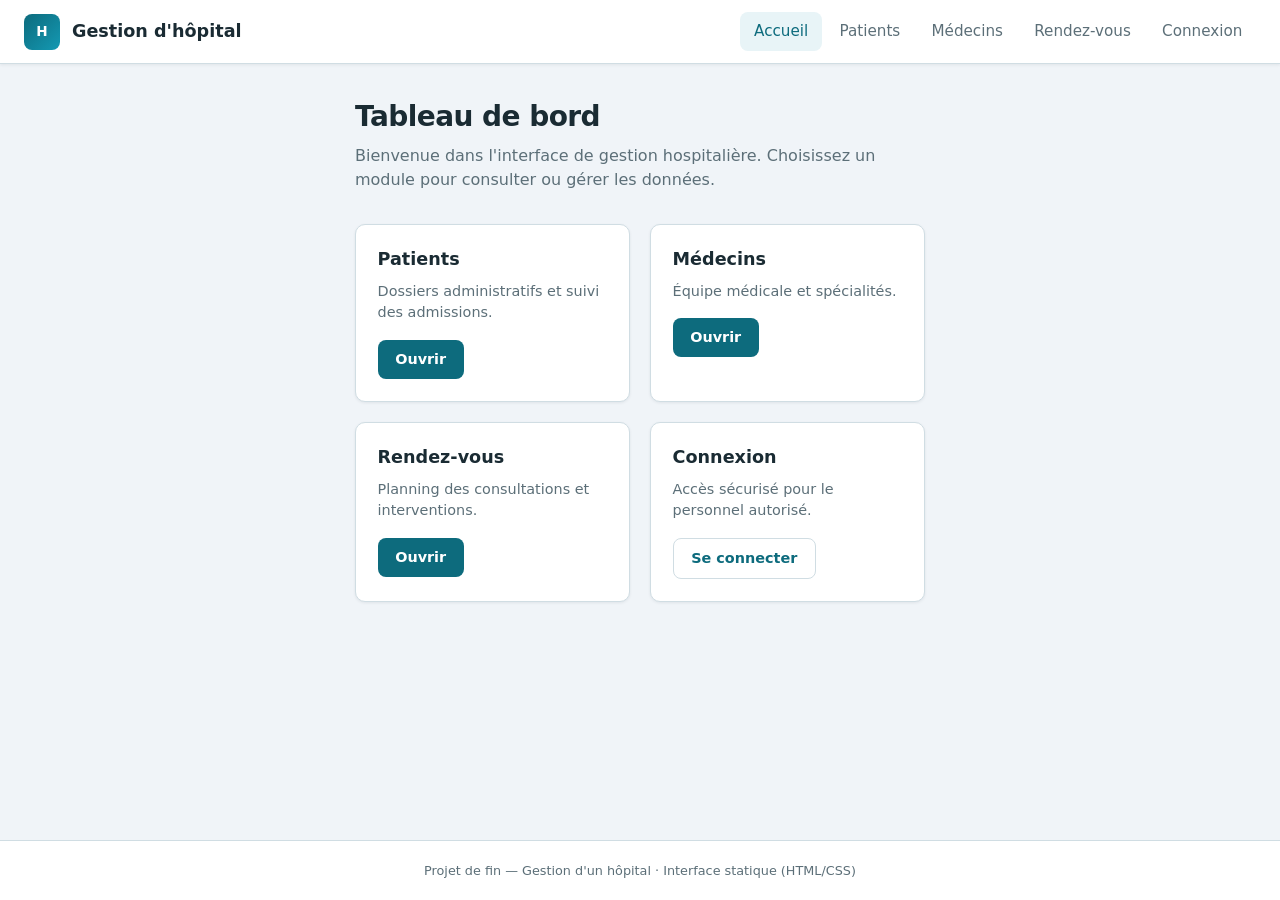
<file: index.html>
<!DOCTYPE html>
<html lang="fr">
<head>
  <meta charset="UTF-8">
  <meta name="viewport" content="width=device-width, initial-scale=1.0">
  <title>Gestion hôpital</title>
  <meta http-equiv="refresh" content="0; url=GESTION%20D%27UN%20HOPITAL/frontend/index.html">
  <script>window.location.replace("GESTION%20D%27UN%20HOPITAL/frontend/index.html");</script>
</head>
<body>
  <p>Redirection vers <a href="GESTION%20D%27UN%20HOPITAL/frontend/index.html">l'application (frontend)</a>…</p>
</body>
</html>
</file>
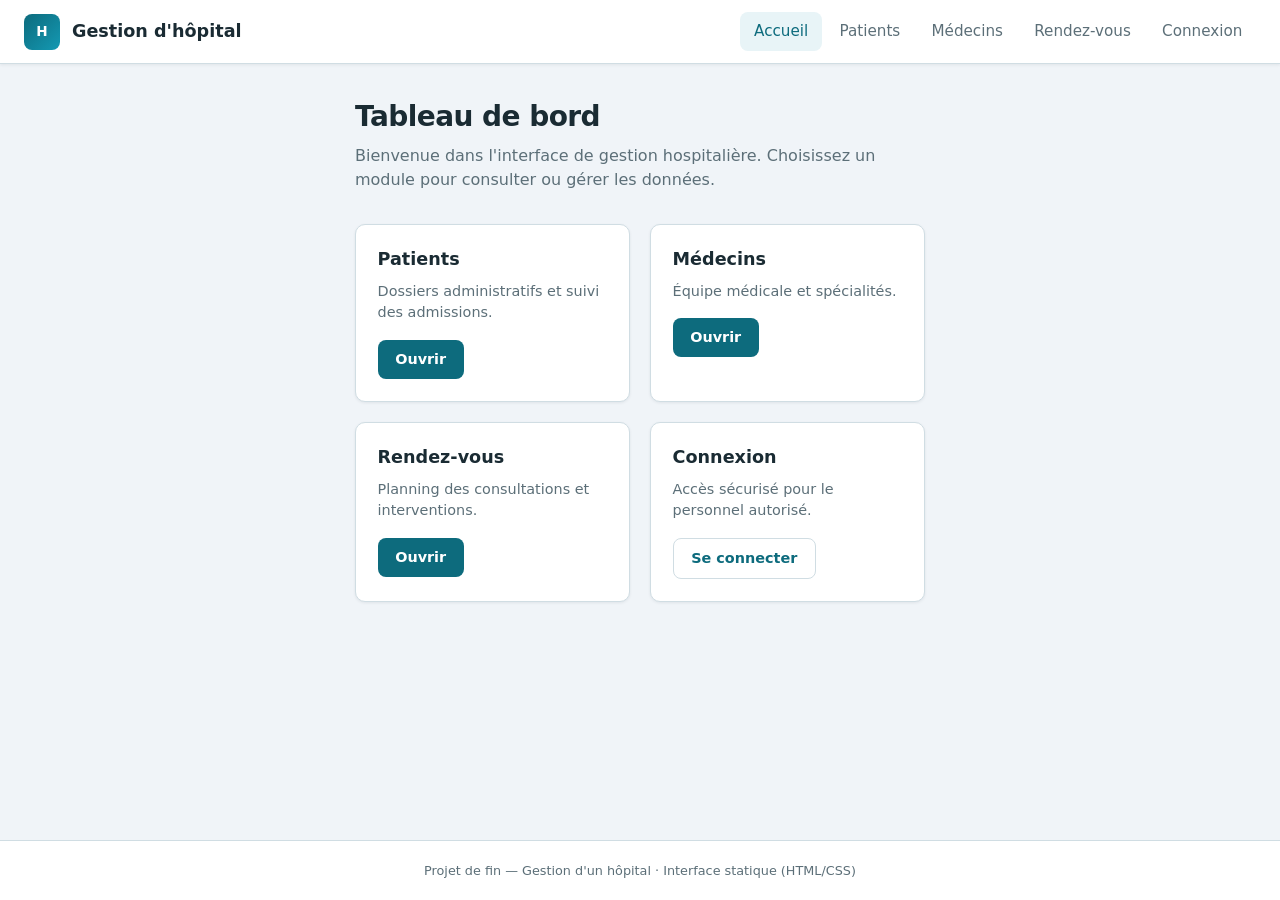
<file: GESTION D'UN HOPITAL/frontend/index.html>
<!DOCTYPE html>
<html lang="fr">
<head>
  <meta charset="UTF-8">
  <meta name="viewport" content="width=device-width, initial-scale=1.0">
  <title>Accueil — Gestion d'hôpital</title>
  <link rel="stylesheet" href="Style.css">
</head>
<body class="layout-body">
  <header class="site-header">
    <a class="brand" href="index.html">
      <span class="brand-mark">H</span>
      <span>Gestion d'hôpital</span>
    </a>
    <nav class="nav-main" aria-label="Navigation principale">
      <a href="index.html" class="is-active">Accueil</a>
      <a href="patients.html">Patients</a>
      <a href="medecins.html">Médecins</a>
      <a href="rendez-vous.html">Rendez-vous</a>
      <a href="connexion.html">Connexion</a>
    </nav>
  </header>

  <main class="site-main">
    <h1 class="page-title">Tableau de bord</h1>
    <p class="page-intro">
      Bienvenue dans l'interface de gestion hospitalière. Choisissez un module pour consulter ou gérer les données.
    </p>

    <section class="grid-cards" aria-label="Modules">
      <article class="card">
        <h2>Patients</h2>
        <p>Dossiers administratifs et suivi des admissions.</p>
        <a class="btn btn-primary" href="patients.html">Ouvrir</a>
      </article>
      <article class="card">
        <h2>Médecins</h2>
        <p>Équipe médicale et spécialités.</p>
        <a class="btn btn-primary" href="medecins.html">Ouvrir</a>
      </article>
      <article class="card">
        <h2>Rendez-vous</h2>
        <p>Planning des consultations et interventions.</p>
        <a class="btn btn-primary" href="rendez-vous.html">Ouvrir</a>
      </article>
      <article class="card">
        <h2>Connexion</h2>
        <p>Accès sécurisé pour le personnel autorisé.</p>
        <a class="btn btn-ghost" href="connexion.html">Se connecter</a>
      </article>
    </section>
  </main>

  <footer class="site-footer">
    Projet de fin — Gestion d'un hôpital · Interface statique (HTML/CSS)
  </footer>
</body>
</html>
</file>
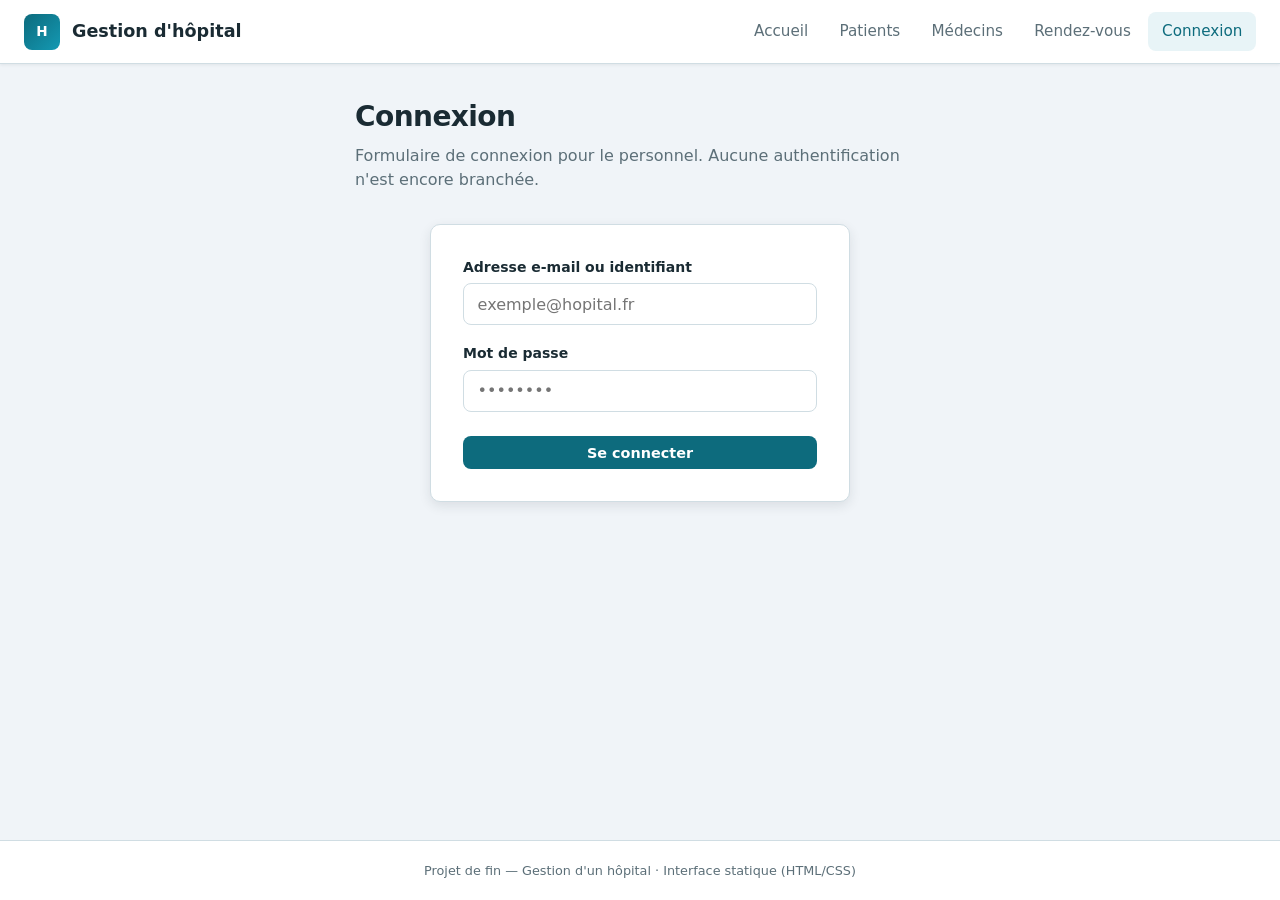
<file: GESTION D'UN HOPITAL/frontend/connexion.html>
<!DOCTYPE html>
<html lang="fr">
<head>
  <meta charset="UTF-8">
  <meta name="viewport" content="width=device-width, initial-scale=1.0">
  <title>Connexion — Gestion d'hôpital</title>
  <link rel="stylesheet" href="Style.css">
</head>
<body class="layout-body">
  <header class="site-header">
    <a class="brand" href="index.html">
      <span class="brand-mark">H</span>
      <span>Gestion d'hôpital</span>
    </a>
    <nav class="nav-main" aria-label="Navigation principale">
      <a href="index.html">Accueil</a>
      <a href="patients.html">Patients</a>
      <a href="medecins.html">Médecins</a>
      <a href="rendez-vous.html">Rendez-vous</a>
      <a href="connexion.html" class="is-active">Connexion</a>
    </nav>
  </header>

  <main class="site-main">
    <h1 class="page-title">Connexion</h1>
    <p class="page-intro">
      Formulaire de connexion pour le personnel. Aucune authentification n'est encore branchée.
    </p>

    <form class="form-panel" action="#" method="post" aria-label="Connexion">
      <div class="form-group">
        <label for="email">Adresse e-mail ou identifiant</label>
        <input type="text" id="email" name="email" autocomplete="username" placeholder="exemple@hopital.fr">
      </div>
      <div class="form-group">
        <label for="password">Mot de passe</label>
        <input type="password" id="password" name="password" autocomplete="current-password" placeholder="••••••••">
      </div>
      <div class="form-actions">
        <button type="submit" class="btn btn-primary">Se connecter</button>
      </div>
    </form>
  </main>

  <footer class="site-footer">
    Projet de fin — Gestion d'un hôpital · Interface statique (HTML/CSS)
  </footer>
</body>
</html>
</file>
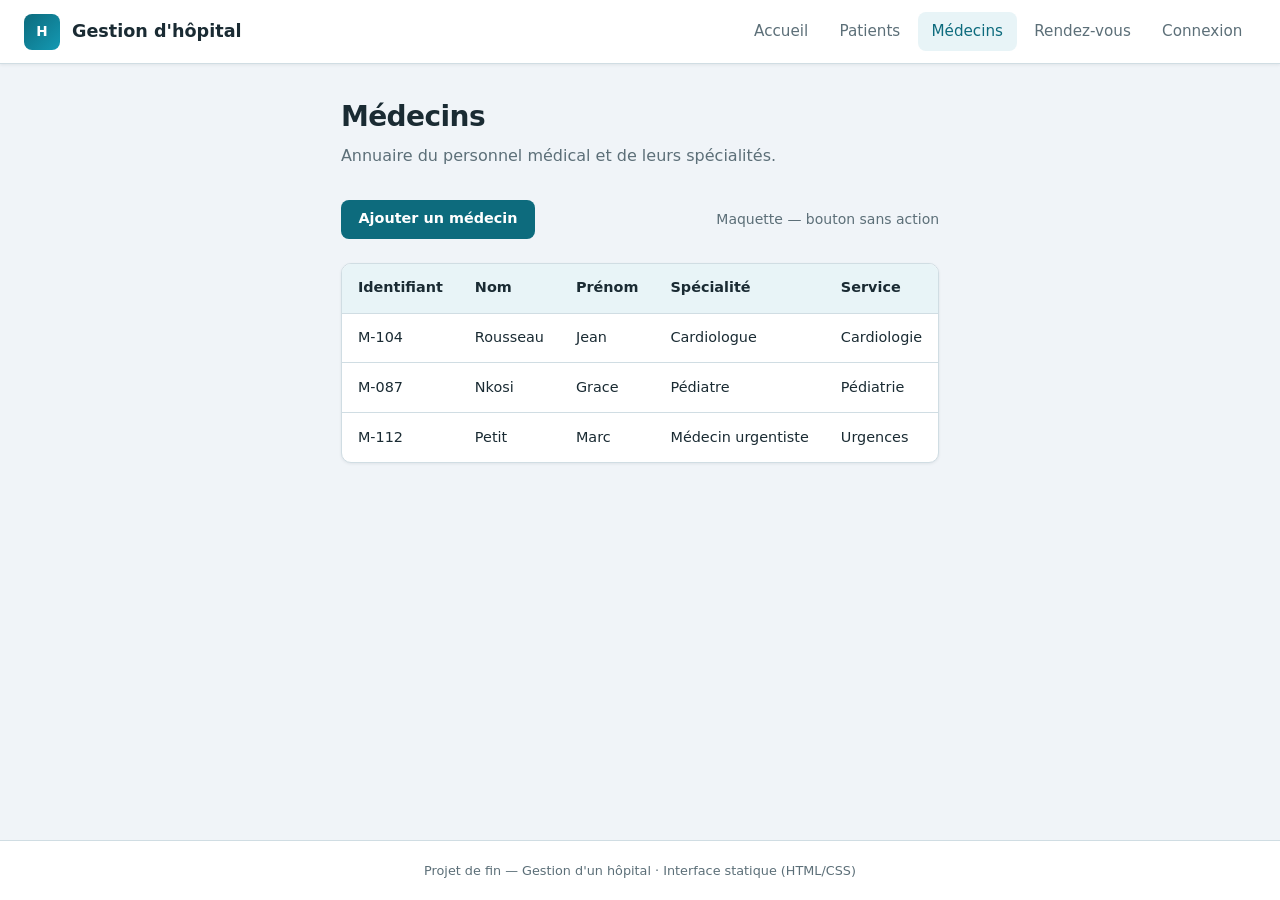
<file: GESTION D'UN HOPITAL/frontend/medecins.html>
<!DOCTYPE html>
<html lang="fr">
<head>
  <meta charset="UTF-8">
  <meta name="viewport" content="width=device-width, initial-scale=1.0">
  <title>Médecins — Gestion d'hôpital</title>
  <link rel="stylesheet" href="Style.css">
</head>
<body class="layout-body">
  <header class="site-header">
    <a class="brand" href="index.html">
      <span class="brand-mark">H</span>
      <span>Gestion d'hôpital</span>
    </a>
    <nav class="nav-main" aria-label="Navigation principale">
      <a href="index.html">Accueil</a>
      <a href="patients.html">Patients</a>
      <a href="medecins.html" class="is-active">Médecins</a>
      <a href="rendez-vous.html">Rendez-vous</a>
      <a href="connexion.html">Connexion</a>
    </nav>
  </header>

  <main class="site-main">
    <h1 class="page-title">Médecins</h1>
    <p class="page-intro">
      Annuaire du personnel médical et de leurs spécialités.
    </p>

    <div class="toolbar">
      <a class="btn btn-primary" href="#">Ajouter un médecin</a>
      <span class="toolbar-note">Maquette — bouton sans action</span>
    </div>

    <div class="table-wrap">
      <table class="data-table">
        <thead>
          <tr>
            <th>Identifiant</th>
            <th>Nom</th>
            <th>Prénom</th>
            <th>Spécialité</th>
            <th>Service</th>
          </tr>
        </thead>
        <tbody>
          <tr>
            <td>M-104</td>
            <td>Rousseau</td>
            <td>Jean</td>
            <td>Cardiologue</td>
            <td>Cardiologie</td>
          </tr>
          <tr>
            <td>M-087</td>
            <td>Nkosi</td>
            <td>Grace</td>
            <td>Pédiatre</td>
            <td>Pédiatrie</td>
          </tr>
          <tr>
            <td>M-112</td>
            <td>Petit</td>
            <td>Marc</td>
            <td>Médecin urgentiste</td>
            <td>Urgences</td>
          </tr>
        </tbody>
      </table>
    </div>
  </main>

  <footer class="site-footer">
    Projet de fin — Gestion d'un hôpital · Interface statique (HTML/CSS)
  </footer>
</body>
</html>
</file>
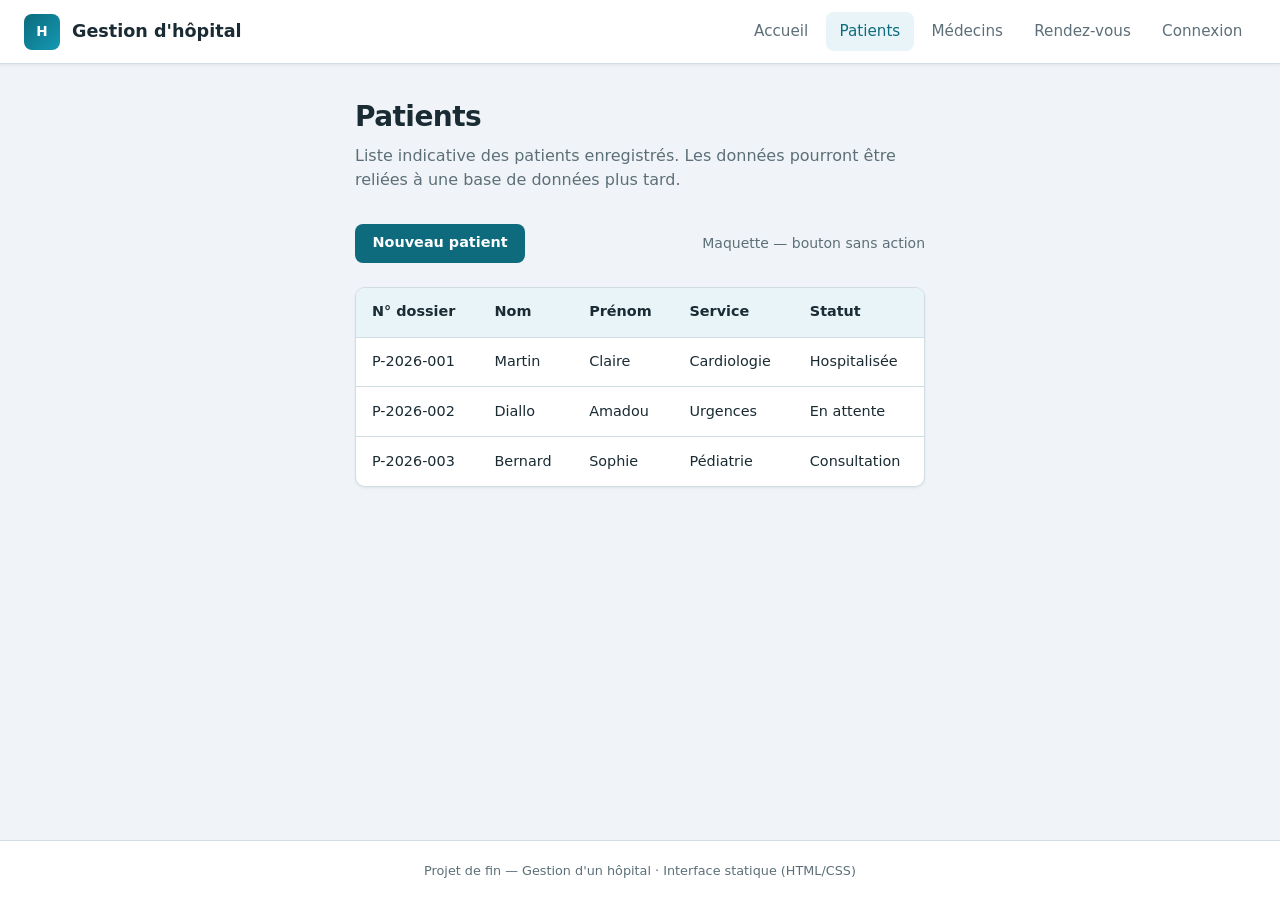
<file: GESTION D'UN HOPITAL/frontend/patients.html>
<!DOCTYPE html>
<html lang="fr">
<head>
  <meta charset="UTF-8">
  <meta name="viewport" content="width=device-width, initial-scale=1.0">
  <title>Patients — Gestion d'hôpital</title>
  <link rel="stylesheet" href="Style.css">
</head>
<body class="layout-body">
  <header class="site-header">
    <a class="brand" href="index.html">
      <span class="brand-mark">H</span>
      <span>Gestion d'hôpital</span>
    </a>
    <nav class="nav-main" aria-label="Navigation principale">
      <a href="index.html">Accueil</a>
      <a href="patients.html" class="is-active">Patients</a>
      <a href="medecins.html">Médecins</a>
      <a href="rendez-vous.html">Rendez-vous</a>
      <a href="connexion.html">Connexion</a>
    </nav>
  </header>

  <main class="site-main">
    <h1 class="page-title">Patients</h1>
    <p class="page-intro">
      Liste indicative des patients enregistrés. Les données pourront être reliées à une base de données plus tard.
    </p>

    <div class="toolbar">
      <a class="btn btn-primary" href="#">Nouveau patient</a>
      <span class="toolbar-note">Maquette — bouton sans action</span>
    </div>

    <div class="table-wrap">
      <table class="data-table">
        <thead>
          <tr>
            <th>N° dossier</th>
            <th>Nom</th>
            <th>Prénom</th>
            <th>Service</th>
            <th>Statut</th>
          </tr>
        </thead>
        <tbody>
          <tr>
            <td>P-2026-001</td>
            <td>Martin</td>
            <td>Claire</td>
            <td>Cardiologie</td>
            <td>Hospitalisée</td>
          </tr>
          <tr>
            <td>P-2026-002</td>
            <td>Diallo</td>
            <td>Amadou</td>
            <td>Urgences</td>
            <td>En attente</td>
          </tr>
          <tr>
            <td>P-2026-003</td>
            <td>Bernard</td>
            <td>Sophie</td>
            <td>Pédiatrie</td>
            <td>Consultation</td>
          </tr>
        </tbody>
      </table>
    </div>
  </main>

  <footer class="site-footer">
    Projet de fin — Gestion d'un hôpital · Interface statique (HTML/CSS)
  </footer>
</body>
</html>
</file>
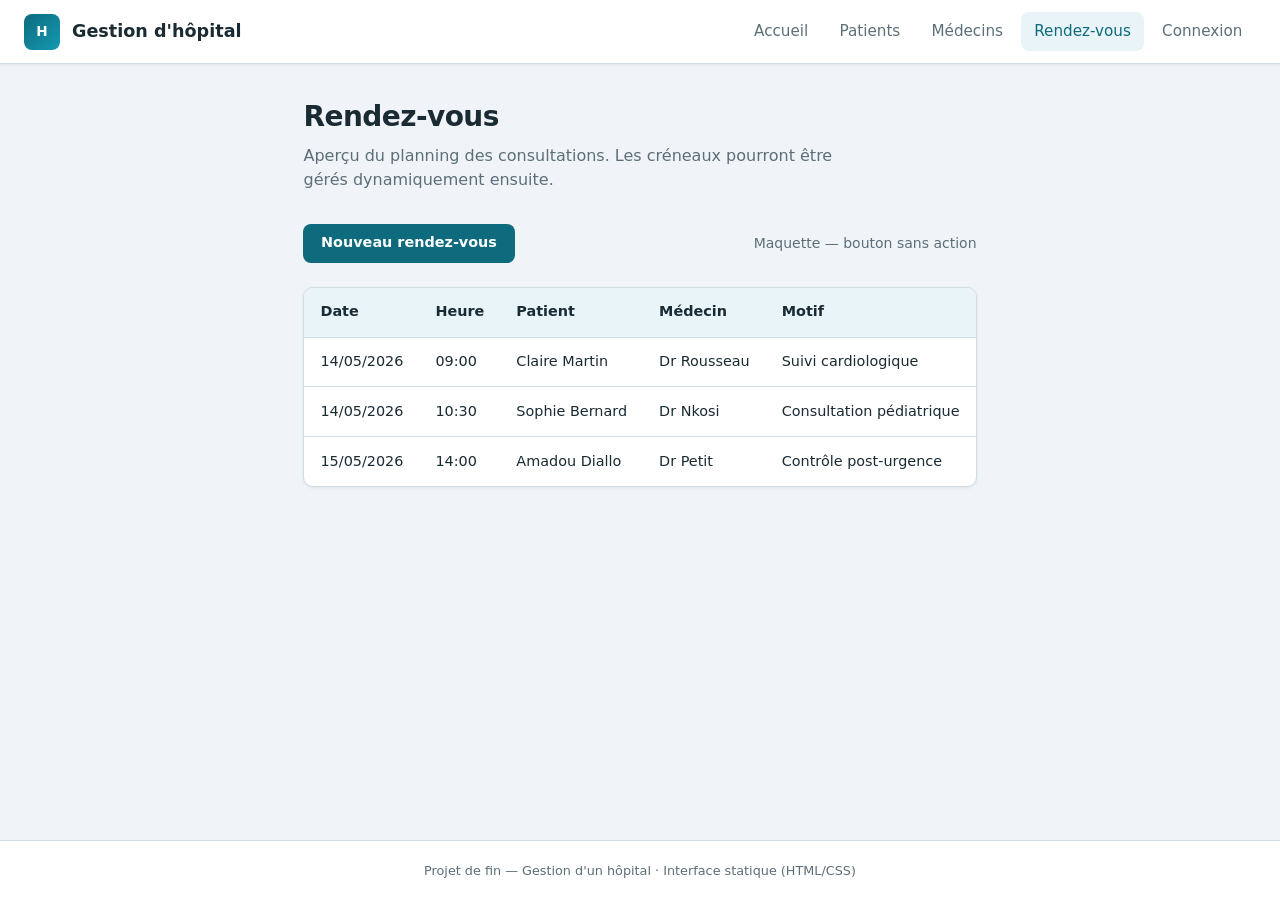
<file: GESTION D'UN HOPITAL/frontend/rendez-vous.html>
<!DOCTYPE html>
<html lang="fr">
<head>
  <meta charset="UTF-8">
  <meta name="viewport" content="width=device-width, initial-scale=1.0">
  <title>Rendez-vous — Gestion d'hôpital</title>
  <link rel="stylesheet" href="Style.css">
</head>
<body class="layout-body">
  <header class="site-header">
    <a class="brand" href="index.html">
      <span class="brand-mark">H</span>
      <span>Gestion d'hôpital</span>
    </a>
    <nav class="nav-main" aria-label="Navigation principale">
      <a href="index.html">Accueil</a>
      <a href="patients.html">Patients</a>
      <a href="medecins.html">Médecins</a>
      <a href="rendez-vous.html" class="is-active">Rendez-vous</a>
      <a href="connexion.html">Connexion</a>
    </nav>
  </header>

  <main class="site-main">
    <h1 class="page-title">Rendez-vous</h1>
    <p class="page-intro">
      Aperçu du planning des consultations. Les créneaux pourront être gérés dynamiquement ensuite.
    </p>

    <div class="toolbar">
      <a class="btn btn-primary" href="#">Nouveau rendez-vous</a>
      <span class="toolbar-note">Maquette — bouton sans action</span>
    </div>

    <div class="table-wrap">
      <table class="data-table">
        <thead>
          <tr>
            <th>Date</th>
            <th>Heure</th>
            <th>Patient</th>
            <th>Médecin</th>
            <th>Motif</th>
          </tr>
        </thead>
        <tbody>
          <tr>
            <td>14/05/2026</td>
            <td>09:00</td>
            <td>Claire Martin</td>
            <td>Dr Rousseau</td>
            <td>Suivi cardiologique</td>
          </tr>
          <tr>
            <td>14/05/2026</td>
            <td>10:30</td>
            <td>Sophie Bernard</td>
            <td>Dr Nkosi</td>
            <td>Consultation pédiatrique</td>
          </tr>
          <tr>
            <td>15/05/2026</td>
            <td>14:00</td>
            <td>Amadou Diallo</td>
            <td>Dr Petit</td>
            <td>Contrôle post-urgence</td>
          </tr>
        </tbody>
      </table>
    </div>
  </main>

  <footer class="site-footer">
    Projet de fin — Gestion d'un hôpital · Interface statique (HTML/CSS)
  </footer>
</body>
</html>
</file>
<file: GESTION D'UN HOPITAL/frontend/Style.css>
/* Variables — thème hôpital sobre */
:root {
  --color-bg: #f0f4f8;
  --color-surface: #ffffff;
  --color-primary: #0d6b7d;
  --color-primary-hover: #0a5563;
  --color-accent: #e8f4f7;
  --color-text: #1a2b33;
  --color-text-muted: #5c6f78;
  --color-border: #d0dde3;
  --color-danger: #c0392b;
  --shadow-sm: 0 1px 3px rgba(26, 43, 51, 0.08);
  --shadow-md: 0 4px 12px rgba(26, 43, 51, 0.1);
  --radius: 10px;
  --font: "Segoe UI", system-ui, -apple-system, sans-serif;
  --header-h: 64px;
}

*,
*::before,
*::after {
  box-sizing: border-box;
}

body {
  margin: 0;
  min-height: 100vh;
  font-family: var(--font);
  font-size: 16px;
  line-height: 1.5;
  color: var(--color-text);
  background: var(--color-bg);
}

a {
  color: var(--color-primary);
  text-decoration: none;
}

a:hover {
  text-decoration: underline;
}

/* En-tête + navigation */
.site-header {
  position: sticky;
  top: 0;
  z-index: 100;
  height: var(--header-h);
  display: flex;
  align-items: center;
  justify-content: space-between;
  padding: 0 1.5rem;
  background: var(--color-surface);
  border-bottom: 1px solid var(--color-border);
  box-shadow: var(--shadow-sm);
}

.brand {
  display: flex;
  align-items: center;
  gap: 0.75rem;
  font-weight: 700;
  font-size: 1.1rem;
  color: var(--color-text);
  text-decoration: none;
}

.brand:hover {
  text-decoration: none;
  color: var(--color-primary);
}

.brand-mark {
  width: 36px;
  height: 36px;
  border-radius: 8px;
  background: linear-gradient(135deg, var(--color-primary), #1499b3);
  display: grid;
  place-items: center;
  color: #fff;
  font-size: 0.85rem;
  font-weight: 800;
}

.nav-main {
  display: flex;
  align-items: center;
  gap: 0.25rem;
  flex-wrap: wrap;
}

.nav-main a {
  padding: 0.5rem 0.85rem;
  border-radius: 8px;
  color: var(--color-text-muted);
  font-weight: 500;
  text-decoration: none;
  font-size: 0.95rem;
}

.nav-main a:hover {
  background: var(--color-accent);
  color: var(--color-primary);
  text-decoration: none;
}

.nav-main a.is-active {
  background: var(--color-accent);
  color: var(--color-primary);
}

/* Contenu principal */
.site-main {
  max-width: 1100px;
  margin: 0 auto;
  padding: 2rem 1.5rem 4rem;
}

.page-title {
  margin: 0 0 0.35rem;
  font-size: 1.75rem;
  font-weight: 700;
  letter-spacing: -0.02em;
}

.page-intro {
  margin: 0 0 2rem;
  color: var(--color-text-muted);
  max-width: 56ch;
}

/* Grille cartes (accueil) */
.grid-cards {
  display: grid;
  grid-template-columns: repeat(auto-fill, minmax(240px, 1fr));
  gap: 1.25rem;
}

.card {
  background: var(--color-surface);
  border: 1px solid var(--color-border);
  border-radius: var(--radius);
  padding: 1.35rem;
  box-shadow: var(--shadow-sm);
  transition: box-shadow 0.2s, border-color 0.2s;
}

.card:hover {
  box-shadow: var(--shadow-md);
  border-color: #b8ccd4;
}

.card h2 {
  margin: 0 0 0.5rem;
  font-size: 1.1rem;
}

.card p {
  margin: 0 0 1rem;
  font-size: 0.9rem;
  color: var(--color-text-muted);
}

/* Boutons */
.btn {
  display: inline-flex;
  align-items: center;
  justify-content: center;
  gap: 0.4rem;
  padding: 0.55rem 1.1rem;
  border-radius: 8px;
  font-size: 0.9rem;
  font-weight: 600;
  font-family: inherit;
  cursor: pointer;
  border: none;
  text-decoration: none;
}

.btn:hover {
  text-decoration: none;
}

.btn-primary {
  background: var(--color-primary);
  color: #fff;
}

.btn-primary:hover {
  background: var(--color-primary-hover);
}

.btn-ghost {
  background: transparent;
  color: var(--color-primary);
  border: 1px solid var(--color-border);
}

.btn-ghost:hover {
  background: var(--color-accent);
}

/* Formulaires (connexion) */
.form-panel {
  max-width: 420px;
  margin: 2rem auto 0;
  background: var(--color-surface);
  border: 1px solid var(--color-border);
  border-radius: var(--radius);
  padding: 2rem;
  box-shadow: var(--shadow-md);
}

.form-group {
  margin-bottom: 1.15rem;
}

.form-group label {
  display: block;
  margin-bottom: 0.35rem;
  font-size: 0.875rem;
  font-weight: 600;
  color: var(--color-text);
}

.form-group input {
  width: 100%;
  padding: 0.65rem 0.85rem;
  border: 1px solid var(--color-border);
  border-radius: 8px;
  font-family: inherit;
  font-size: 1rem;
}

.form-group input:focus {
  outline: 2px solid var(--color-primary);
  outline-offset: 0;
  border-color: var(--color-primary);
}

.form-actions {
  margin-top: 1.5rem;
}

.form-actions .btn {
  width: 100%;
}

/* Tableaux (listes patients / médecins / RDV) */
.table-wrap {
  margin-top: 1.5rem;
  background: var(--color-surface);
  border: 1px solid var(--color-border);
  border-radius: var(--radius);
  overflow: hidden;
  box-shadow: var(--shadow-sm);
}

.data-table {
  width: 100%;
  border-collapse: collapse;
  font-size: 0.9rem;
}

.data-table th,
.data-table td {
  padding: 0.85rem 1rem;
  text-align: left;
  border-bottom: 1px solid var(--color-border);
}

.data-table th {
  background: var(--color-accent);
  font-weight: 600;
  color: var(--color-text);
}

.data-table tbody tr:last-child td {
  border-bottom: none;
}

.data-table tbody tr:hover {
  background: #fafcfd;
}

.toolbar {
  display: flex;
  flex-wrap: wrap;
  gap: 0.75rem;
  align-items: center;
  justify-content: space-between;
  margin-top: 1rem;
}

.toolbar-note {
  font-size: 0.875rem;
  color: var(--color-text-muted);
}

/* Pied de page */
.site-footer {
  margin-top: auto;
  padding: 1.25rem 1.5rem;
  text-align: center;
  font-size: 0.8rem;
  color: var(--color-text-muted);
  border-top: 1px solid var(--color-border);
  background: var(--color-surface);
}

.layout-body {
  display: flex;
  flex-direction: column;
  min-height: 100vh;
}

.layout-body .site-main {
  flex: 1;
}

@media (max-width: 720px) {
  .site-header {
    flex-direction: column;
    height: auto;
    padding: 1rem;
    gap: 1rem;
    align-items: stretch;
  }

  .nav-main {
    justify-content: center;
  }
}
</file>
